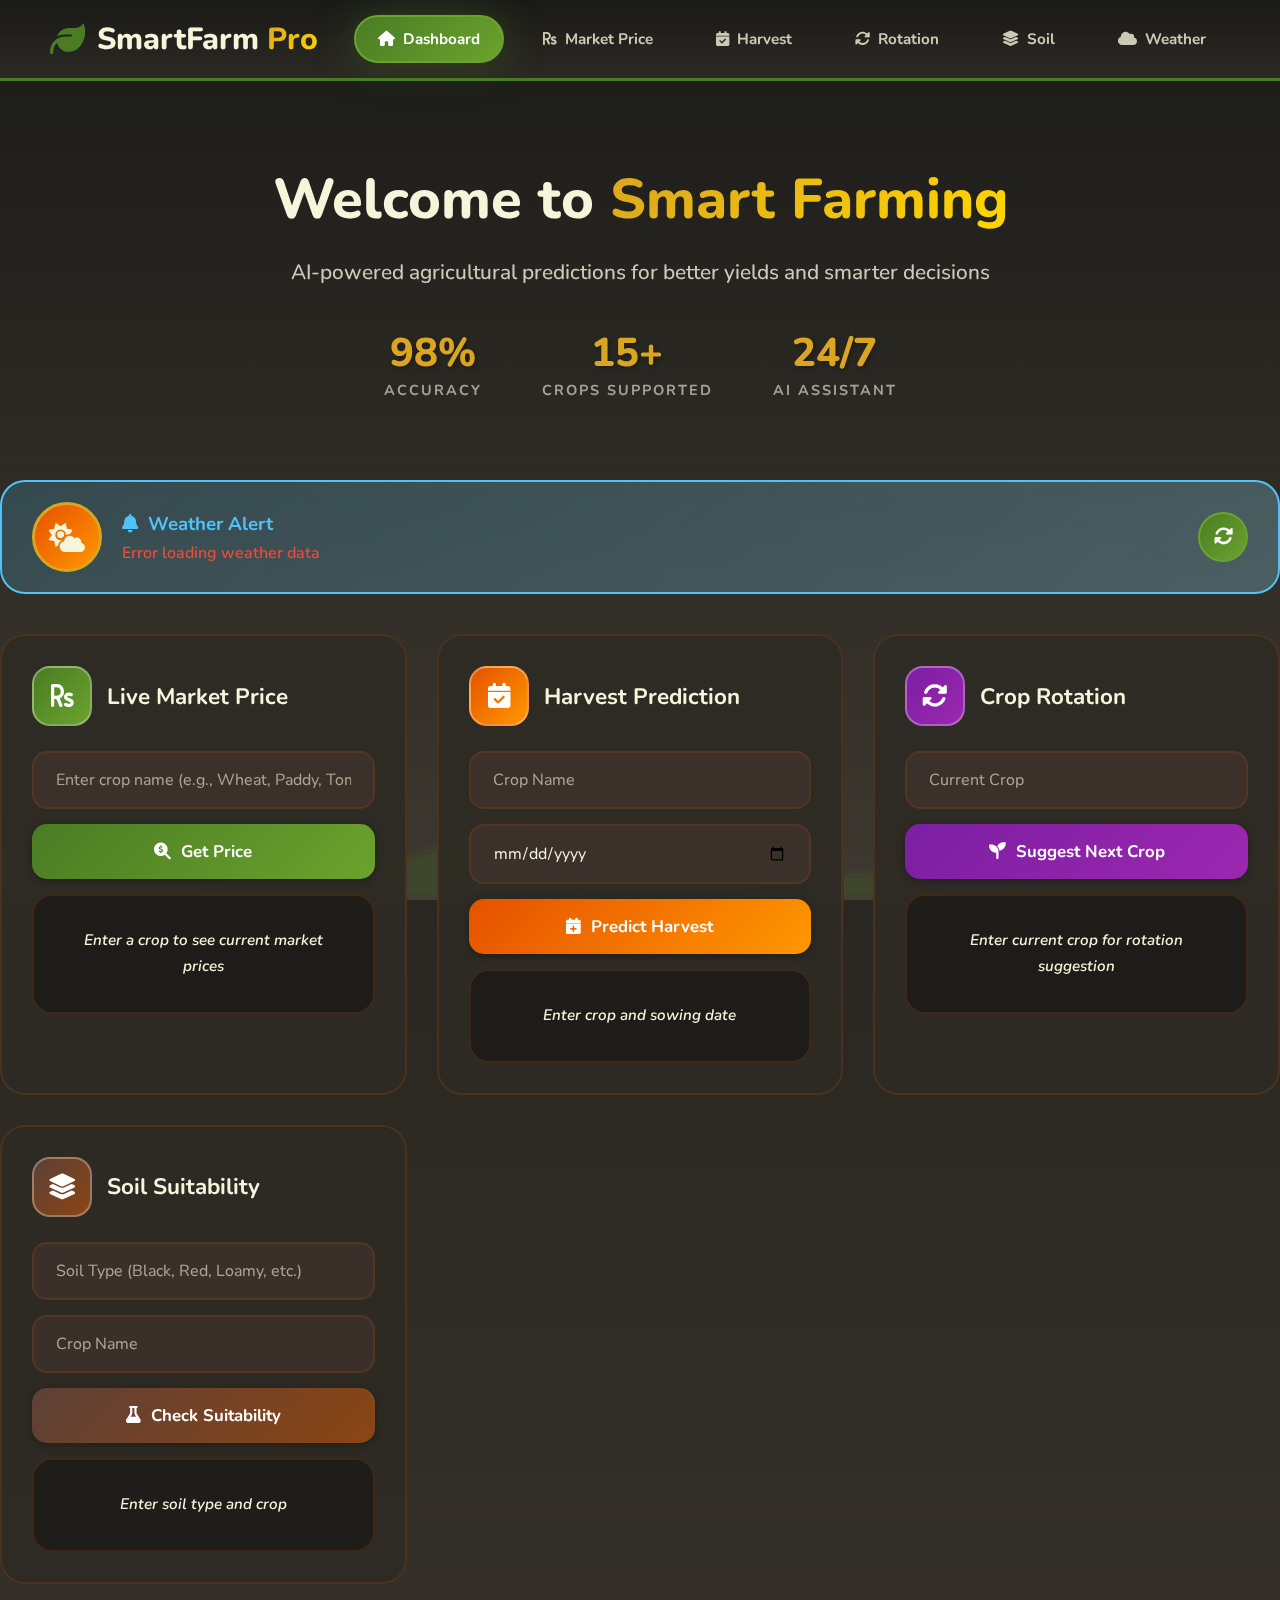
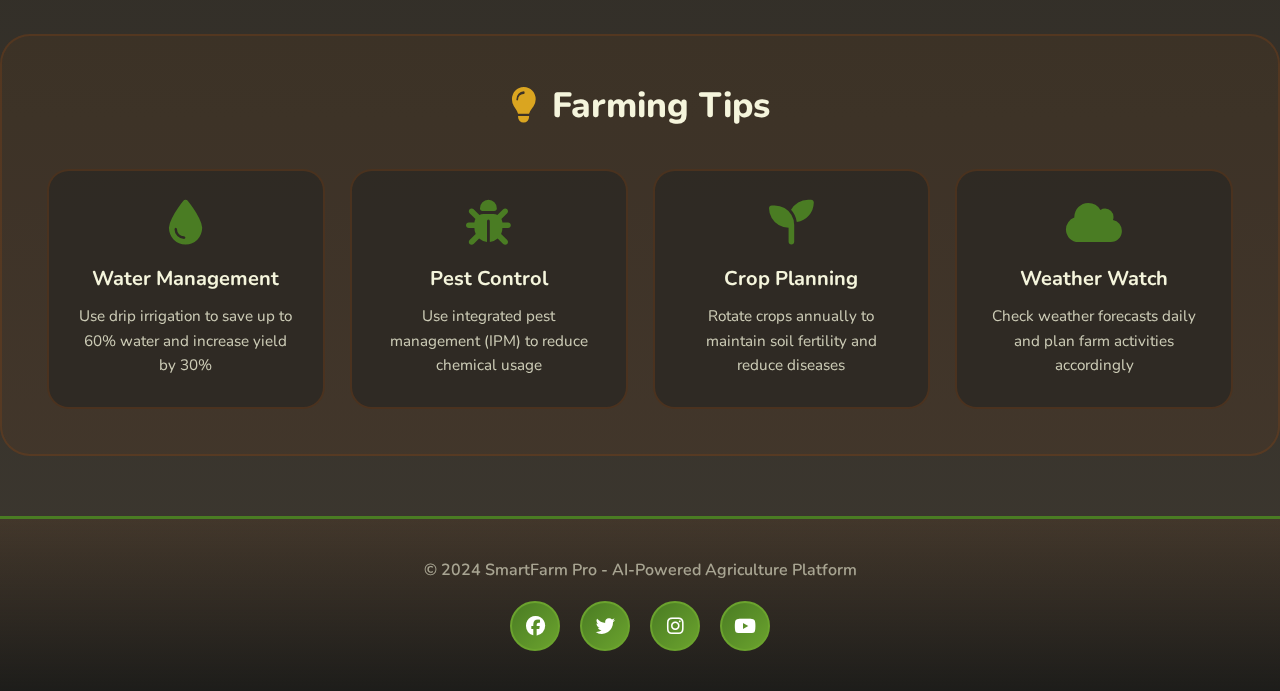
<file: frontend/index.html>
<!DOCTYPE html>
<html lang="en">
<head>
    <meta charset="UTF-8">
    <meta name="viewport" content="width=device-width, initial-scale=1.0">
    <title>SmartFarm Pro - AI-Powered Agricultural Platform</title>
    <link href="https://fonts.googleapis.com/css2?family=Poppins:wght@300;400;500;600;700&family=Playfair+Display:wght@600;700&display=swap" rel="stylesheet">
    <link rel="stylesheet" href="https://cdnjs.cloudflare.com/ajax/libs/font-awesome/6.4.0/css/all.min.css">
    <link rel="stylesheet" href="style.css">
</head>
<body>
    <!-- Animated Background -->
    <div class="bg-animation">
        <div class="wave wave1"></div>
        <div class="wave wave2"></div>
        <div class="wave wave3"></div>
    </div>

    <!-- Header -->
    <header>
        <div class="logo">
            <i class="fas fa-leaf"></i>
            <span>SmartFarm <span class="highlight">Pro</span></span>
        </div>
        <nav>
            <a href="index.html" class="active"><i class="fas fa-home"></i> Dashboard</a>
            <a href="market.html"><i class="fas fa-rupee-sign"></i> Market Price</a>
            <a href="harvest.html"><i class="fas fa-calendar-check"></i> Harvest</a>
            <a href="rotation.html"><i class="fas fa-sync-alt"></i> Rotation</a>
            <a href="soil.html"><i class="fas fa-layer-group"></i> Soil</a>
            <a href="weather.html"><i class="fas fa-cloud"></i> Weather</a>
        </nav>
    </header>

    <!-- Hero Section -->
    <section class="hero">
        <div class="hero-content">
            <h1>Welcome to <span class="gradient-text">Smart Farming</span></h1>
            <p>AI-powered agricultural predictions for better yields and smarter decisions</p>
            <div class="hero-stats">
                <div class="stat">
                    <span class="stat-number">98%</span>
                    <span class="stat-label">Accuracy</span>
                </div>
                <div class="stat">
                    <span class="stat-number">15+</span>
                    <span class="stat-label">Crops Supported</span>
                </div>
                <div class="stat">
                    <span class="stat-number">24/7</span>
                    <span class="stat-label">AI Assistant</span>
                </div>
            </div>
        </div>
    </section>

    <!-- Main Dashboard -->
    <main>
        <!-- Weather Alert Banner -->
        <div class="weather-banner" id="weatherBanner">
            <div class="weather-icon">
                <i class="fas fa-cloud-sun"></i>
            </div>
            <div class="weather-info">
                <h3><i class="fas fa-bell"></i> Weather Alert</h3>
                <p id="weatherResult">Loading weather data...</p>
            </div>
            <button class="refresh-btn" onclick="getWeather()">
                <i class="fas fa-sync-alt"></i>
            </button>
        </div>

        <!-- Cards Grid -->
        <div class="cards-grid">
            <!-- Live Market Price Card -->
            <div class="card">
                <div class="card-header">
                    <div class="card-icon price-icon">
                        <i class="fas fa-rupee-sign"></i>
                    </div>
                    <h2>Live Market Price</h2>
                </div>
                <div class="card-body">
                    <input type="text" id="priceCrop" placeholder="Enter crop name (e.g., Wheat, Paddy, Tomato)">
                    <button class="btn-primary" onclick="getPrice()">
                        <i class="fas fa-search-dollar"></i> Get Price
                    </button>
                    <div class="result-box" id="priceResult">
                        <p class="placeholder-text">Enter a crop to see current market prices</p>
                    </div>
                </div>
            </div>

            <!-- Harvest Prediction Card -->
            <div class="card">
                <div class="card-header">
                    <div class="card-icon harvest-icon">
                        <i class="fas fa-calendar-check"></i>
                    </div>
                    <h2>Harvest Prediction</h2>
                </div>
                <div class="card-body">
                    <input type="text" id="harvestCrop" placeholder="Crop Name">
                    <input type="date" id="sowingDate">
                    <button class="btn-success" onclick="getHarvest()">
                        <i class="fas fa-calendar-plus"></i> Predict Harvest
                    </button>
                    <div class="result-box" id="harvestResult">
                        <p class="placeholder-text">Enter crop and sowing date</p>
                    </div>
                </div>
            </div>

            <!-- Crop Rotation Card -->
            <div class="card">
                <div class="card-header">
                    <div class="card-icon rotation-icon">
                        <i class="fas fa-sync-alt"></i>
                    </div>
                    <h2>Crop Rotation</h2>
                </div>
                <div class="card-body">
                    <input type="text" id="rotationCrop" placeholder="Current Crop">
                    <button class="btn-warning" onclick="getRotation()">
                        <i class="fas fa-seedling"></i> Suggest Next Crop
                    </button>
                    <div class="result-box" id="rotationResult">
                        <p class="placeholder-text">Enter current crop for rotation suggestion</p>
                    </div>
                </div>
            </div>

            <!-- Soil Suitability Card -->
            <div class="card">
                <div class="card-header">
                    <div class="card-icon soil-icon">
                        <i class="fas fa-layer-group"></i>
                    </div>
                    <h2>Soil Suitability</h2>
                </div>
                <div class="card-body">
                    <input type="text" id="soilType" placeholder="Soil Type (Black, Red, Loamy, etc.)">
                    <input type="text" id="soilCrop" placeholder="Crop Name">
                    <button class="btn-info" onclick="checkSoil()">
                        <i class="fas fa-flask"></i> Check Suitability
                    </button>
                    <div class="result-box" id="soilResult">
                        <p class="placeholder-text">Enter soil type and crop</p>
                    </div>
                </div>
            </div>
        </div>

        <!-- Quick Tips Section -->
        <section class="tips-section">
            <h2><i class="fas fa-lightbulb"></i> Farming Tips</h2>
            <div class="tips-grid">
                <div class="tip-card">
                    <i class="fas fa-tint"></i>
                    <h4>Water Management</h4>
                    <p>Use drip irrigation to save up to 60% water and increase yield by 30%</p>
                </div>
                <div class="tip-card">
                    <i class="fas fa-bug"></i>
                    <h4>Pest Control</h4>
                    <p>Use integrated pest management (IPM) to reduce chemical usage</p>
                </div>
                <div class="tip-card">
                    <i class="fas fa-seedling"></i>
                    <h4>Crop Planning</h4>
                    <p>Rotate crops annually to maintain soil fertility and reduce diseases</p>
                </div>
                <div class="tip-card">
                    <i class="fas fa-cloud"></i>
                    <h4>Weather Watch</h4>
                    <p>Check weather forecasts daily and plan farm activities accordingly</p>
                </div>
            </div>
        </section>
    </main>

    <!-- Footer -->
    <footer>
        <p>&copy; 2024 SmartFarm Pro - AI-Powered Agriculture Platform</p>
        <div class="social-links">
            <a href="#"><i class="fab fa-facebook"></i></a>
            <a href="#"><i class="fab fa-twitter"></i></a>
            <a href="#"><i class="fab fa-instagram"></i></a>
            <a href="#"><i class="fab fa-youtube"></i></a>
        </div>
    </footer>

    <script src="script.js"></script>
</body>
</html>
</file>
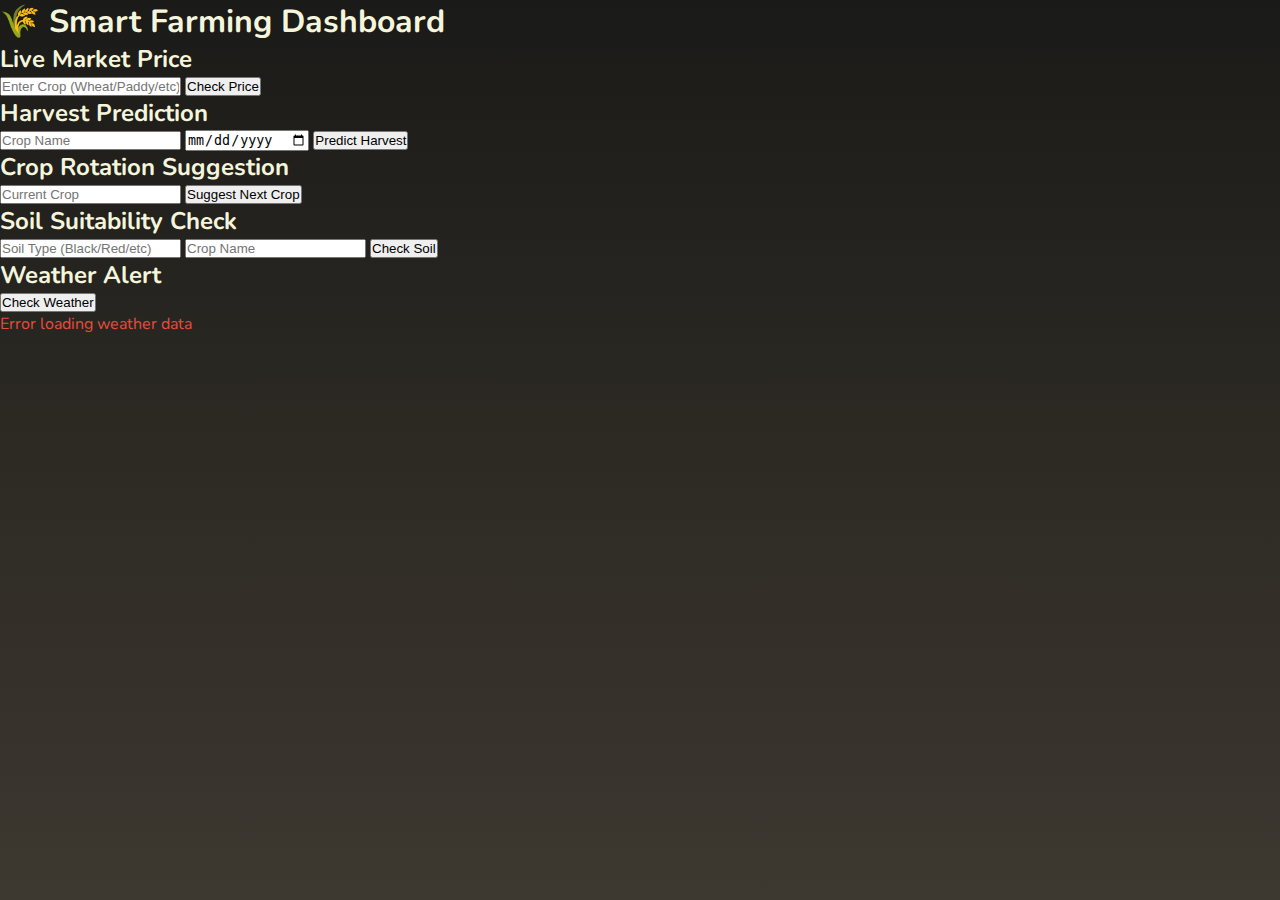
<file: frontend/dashboard.html>
<!DOCTYPE html>
<html>
<head>
    <title>Farmer Smart Dashboard</title>
    <link rel="stylesheet" href="style.css">
</head>
<body>

<h1>🌾 Smart Farming Dashboard</h1>

<div class="section">
    <h2>Live Market Price</h2>
    <input type="text" id="priceCrop" placeholder="Enter Crop (Wheat/Paddy/etc)">
    <button onclick="getPrice()">Check Price</button>
    <p id="priceResult"></p>
</div>

<div class="section">
    <h2>Harvest Prediction</h2>
    <input type="text" id="harvestCrop" placeholder="Crop Name">
    <input type="date" id="sowingDate">
    <button onclick="getHarvest()">Predict Harvest</button>
    <p id="harvestResult"></p>
</div>

<div class="section">
    <h2>Crop Rotation Suggestion</h2>
    <input type="text" id="rotationCrop" placeholder="Current Crop">
    <button onclick="getRotation()">Suggest Next Crop</button>
    <p id="rotationResult"></p>
</div>

<div class="section">
    <h2>Soil Suitability Check</h2>
    <input type="text" id="soilType" placeholder="Soil Type (Black/Red/etc)">
    <input type="text" id="soilCrop" placeholder="Crop Name">
    <button onclick="checkSoil()">Check Soil</button>
    <p id="soilResult"></p>
</div>

<div class="section">
    <h2>Weather Alert</h2>
    <button onclick="getWeather()">Check Weather</button>
    <p id="weatherResult"></p>
</div>

<script src="script.js"></script>
</body>
</html>
</file>
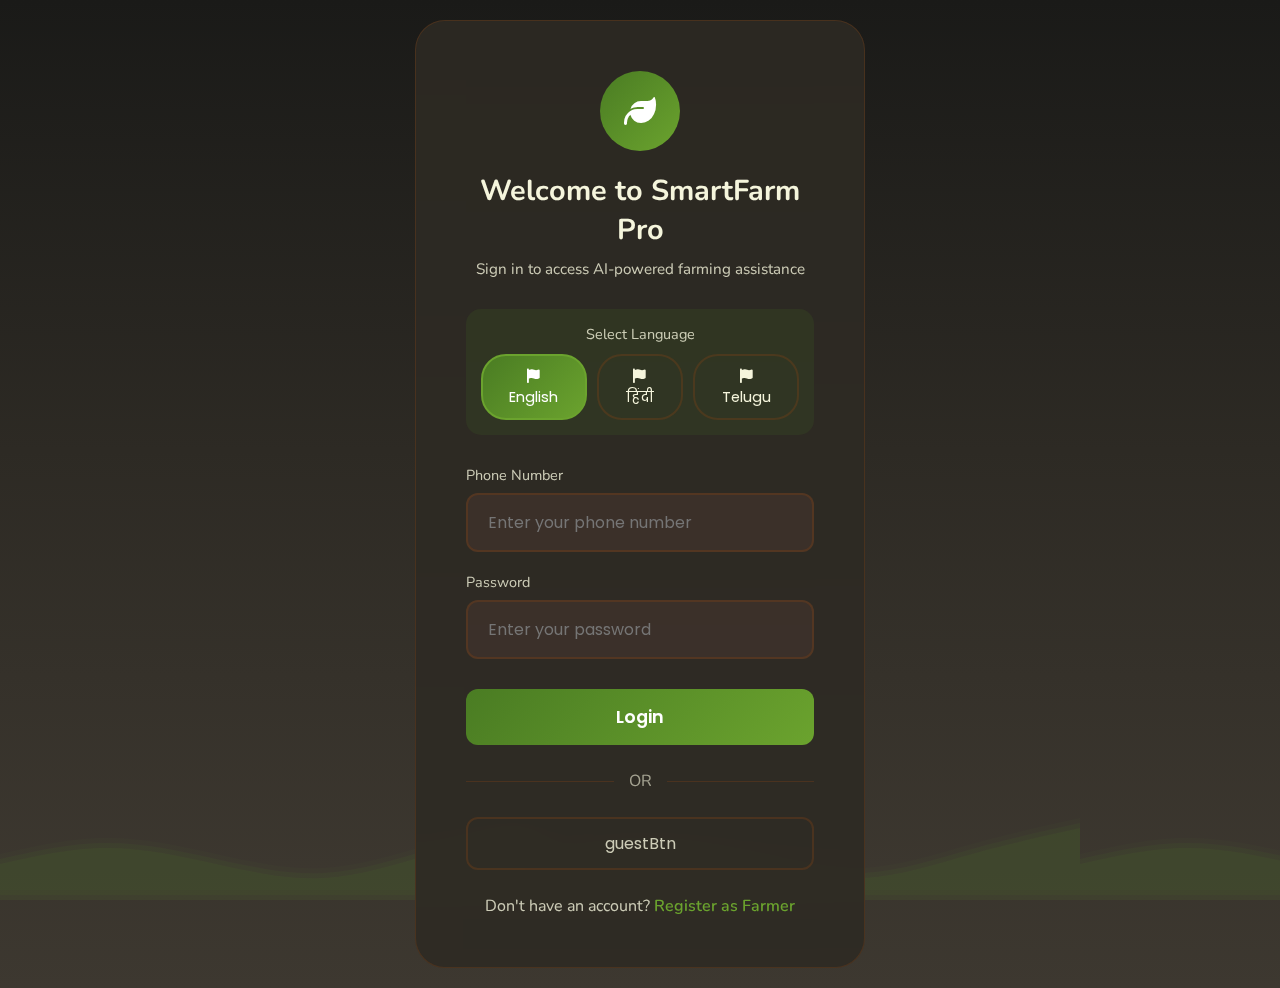
<file: frontend/login.html>
<!DOCTYPE html>
<html lang="en">
<head>
    <meta charset="UTF-8">
    <meta name="viewport" content="width=device-width, initial-scale=1.0">
    <title>Login - SmartFarm Pro</title>
    <link href="https://fonts.googleapis.com/css2?family=Poppins:wght@300;400;500;600;700&family=Playfair+Display:wght@600;700&display=swap" rel="stylesheet">
    <link rel="stylesheet" href="https://cdnjs.cloudflare.com/ajax/libs/font-awesome/6.4.0/css/all.min.css">
    <link rel="stylesheet" href="style.css">
    <style>
        .login-container {
            min-height: 100vh;
            display: flex;
            align-items: center;
            justify-content: center;
            padding: 20px;
        }
        
        .login-card {
            background: var(--card-bg);
            border-radius: 30px;
            padding: 50px;
            width: 100%;
            max-width: 450px;
            border: 1px solid var(--border-color);
            backdrop-filter: blur(20px);
            text-align: center;
        }
        
        .login-logo {
            font-size: 3rem;
            color: var(--primary-color);
            margin-bottom: 10px;
        }
        
        .login-title {
            font-size: 1.8rem;
            margin-bottom: 10px;
            color: var(--text-primary);
        }
        
        .login-subtitle {
            color: var(--text-secondary);
            margin-bottom: 30px;
            font-size: 0.95rem;
        }
        
        .language-selector {
            margin-bottom: 30px;
            padding: 15px;
            background: var(--bg-secondary);
            border-radius: 15px;
        }
        
        .language-selector label {
            display: block;
            margin-bottom: 10px;
            color: var(--text-secondary);
            font-size: 0.9rem;
        }
        
        .language-buttons {
            display: flex;
            gap: 10px;
            justify-content: center;
        }
        
        .lang-btn {
            padding: 10px 20px;
            border: 2px solid var(--border-color);
            background: transparent;
            color: var(--text-primary);
            border-radius: 25px;
            cursor: pointer;
            transition: all 0.3s ease;
            font-family: 'Poppins', sans-serif;
            font-size: 0.9rem;
        }
        
        .lang-btn:hover, .lang-btn.active {
            background: var(--gradient-green);
            border-color: var(--primary-color);
            color: #fff;
        }
        
        .login-form {
            display: flex;
            flex-direction: column;
            gap: 20px;
        }
        
        .form-group {
            text-align: left;
        }
        
        .form-group label {
            display: block;
            margin-bottom: 8px;
            color: var(--text-secondary);
            font-size: 0.9rem;
        }
        
        .form-group input {
            width: 100%;
            padding: 15px 20px;
            border-radius: 12px;
            border: 2px solid var(--border-color);
            background: var(--input-bg);
            color: var(--text-primary);
            font-size: 1rem;
            font-family: 'Poppins', sans-serif;
            transition: all 0.3s ease;
        }
        
        .form-group input:focus {
            outline: none;
            border-color: var(--primary-color);
            box-shadow: 0 0 20px rgba(46, 204, 113, 0.2);
        }
        
        .login-btn {
            padding: 15px;
            border: none;
            border-radius: 12px;
            font-size: 1.1rem;
            font-weight: 600;
            cursor: pointer;
            background: var(--gradient-green);
            color: #fff;
            font-family: 'Poppins', sans-serif;
            transition: all 0.3s ease;
            margin-top: 10px;
        }
        
        .login-btn:hover {
            transform: scale(1.02);
            box-shadow: var(--shadow-glow);
        }
        
        .divider {
            display: flex;
            align-items: center;
            gap: 15px;
            margin: 25px 0;
            color: var(--text-muted);
        }
        
        .divider::before, .divider::after {
            content: '';
            flex: 1;
            height: 1px;
            background: var(--border-color);
        }
        
        .guest-btn {
            padding: 12px;
            border: 2px solid var(--border-color);
            border-radius: 12px;
            background: transparent;
            color: var(--text-secondary);
            font-size: 1rem;
            cursor: pointer;
            font-family: 'Poppins', sans-serif;
            transition: all 0.3s ease;
            width: 100%;
        }
        
        .guest-btn:hover {
            border-color: var(--primary-color);
            color: var(--primary-color);
        }
        
        .register-link {
            margin-top: 25px;
            color: var(--text-secondary);
        }
        
        .register-link a {
            color: var(--primary-color);
            text-decoration: none;
            font-weight: 600;
        }
        
        .register-link a:hover {
            text-decoration: underline;
        }
        
        .login-logo-icon {
            width: 80px;
            height: 80px;
            background: var(--gradient-green);
            border-radius: 50%;
            display: flex;
            align-items: center;
            justify-content: center;
            margin: 0 auto 20px;
            font-size: 2rem;
            color: #fff;
        }
    </style>
</head>
<body>
    <!-- Animated Background -->
    <div class="bg-animation">
        <div class="wave wave1"></div>
        <div class="wave wave2"></div>
        <div class="wave wave3"></div>
    </div>

    <!-- Login Container -->
    <div class="login-container">
        <div class="login-card">
            <div class="login-logo-icon">
                <i class="fas fa-leaf"></i>
            </div>
            <h1 class="login-title" data-translate="welcome">SmartFarm Pro</h1>
            <p class="login-subtitle" data-translate="loginSubtitle">Sign in to access AI-powered farming assistance</p>
            
            <!-- Language Selection -->
            <div class="language-selector">
                <label data-translate="selectLanguage">Select Language</label>
                <div class="language-buttons">
                    <button class="lang-btn" onclick="changeLanguage('en')" id="lang-en">
                        <i class="fas fa-flag"></i> English
                    </button>
                    <button class="lang-btn" onclick="changeLanguage('hi')" id="lang-hi">
                        <i class="fas fa-flag"></i> हिंदी
                    </button>
                    <button class="lang-btn" onclick="changeLanguage('te')" id="lang-te">
                        <i class="fas fa-flag"></i> Telugu
                    </button>
                </div>
            </div>
            
            <!-- Login Form -->
            <form class="login-form" onsubmit="handleLogin(event)">
                <div class="form-group">
                    <label data-translate="phoneLabel">Phone Number</label>
                    <input type="tel" id="phone" maxlength="10" data-translate="phonePlaceholder" placeholder="Enter your phone number" required>
                </div>
                <div class="form-group">
                    <label data-translate="passwordLabel">Password</label>
                    <input type="password" id="password" data-translate="passwordPlaceholder" placeholder="Enter your password" required>
                </div>
                <button type="submit" class="login-btn" data-translate="loginBtn">Login</button>
            </form>
            
            <div class="divider" data-translate="orText">OR</div>
            
            <button class="guest-btn" onclick="continueAsGuest()" data-translate="guestBtn">Continue as Guest</button>
            
            <p class="register-link">
                <span data-translate="noAccount">Don't have an account?</span> 
                <a href="#" data-translate="registerBtn">Register as Farmer</a>
            </p>
        </div>
    </div>

    <script src="translations.js"></script>
    <script>
        // Set active language button
        function updateLanguageButtons() {
            document.querySelectorAll('.lang-btn').forEach(btn => btn.classList.remove('active'));
            document.getElementById('lang-' + currentLanguage).classList.add('active');
        }
        
        // Initialize
        document.addEventListener('DOMContentLoaded', function() {
            currentLanguage = localStorage.getItem('language') || 'en';
            applyTranslations();
            updateLanguageButtons();
        });
        
        // Handle login
        function handleLogin(e) {
            e.preventDefault();
            const phone = document.getElementById('phone').value;
            const password = document.getElementById('password').value;
            
            // Simple validation - in production, this would connect to a backend
            if(phone && password) {
                // Store user info
                localStorage.setItem('isLoggedIn', 'true');
                localStorage.setItem('userPhone', phone);
                // Redirect to dashboard
                window.location.href = 'index.html';
            }
        }
        
        // Continue as guest
        function continueAsGuest() {
            localStorage.setItem('isLoggedIn', 'false');
            window.location.href = 'index.html';
        }
        
        // Override changeLanguage to also update buttons
        const originalChangeLanguage = changeLanguage;
        changeLanguage = function(lang) {
            originalChangeLanguage(lang);
            updateLanguageButtons();
        };
    </script>
</body>
</html>
</file>
<file: frontend/style.css>
/* ========================================
   SmartFarm Pro - Farmer Vibes CSS
   Agricultural & Rustic Design
   ======================================== */

@import url('https://fonts.googleapis.com/css2?family=Poppins:wght@300;400;500;600;700&family=Nunito:wght@400;600;700;800&display=swap');

:root {
    /* Farmer's Earthy Color Palette */
    --primary-green: #4a7c23;
    --primary-green-light: #6ba32e;
    --primary-green-dark: #365619;
    --earth-brown: #8B4513;
    --soil-dark: #5D4037;
    --wheat-gold: #DAA520;
    --sun-yellow: #FFD700;
    --water-blue: #4FC3F7;
    --harvest-orange: #E65100;
    --cream-white: #FFF8E1;
    --sky-blue: #87CEEB;
    
    /* Dark Theme (Default) - Earthy Dark */
    --primary-color: #6ba32e;
    --primary-dark: #4a7c23;
    --secondary-color: #5D4037;
    --accent-color: #DAA520;
    --danger-color: #c62828;
    --success-color: #2e7d32;
    --warning-color: #f57c00;
    --info-color: #0288d1;
    --dark-color: #1a1a18;
    --light-color: #f5f5dc;
    --bg-primary: linear-gradient(180deg, #1a1a18 0%, #2d2a24 50%, #3d3830 100%);
    --bg-secondary: rgba(74, 124, 35, 0.15);
    --bg-tertiary: rgba(139, 69, 19, 0.1);
    --text-primary: #f5f5dc;
    --text-secondary: rgba(245, 245, 220, 0.8);
    --text-muted: rgba(245, 245, 220, 0.6);
    --border-color: rgba(139, 69, 19, 0.3);
    --input-bg: rgba(93, 64, 55, 0.3);
    --card-bg: rgba(45, 42, 36, 0.9);
    --result-bg: rgba(26, 26, 24, 0.8);
    --gradient-green: linear-gradient(135deg, #4a7c23, #6ba32e);
    --gradient-earth: linear-gradient(135deg, #5D4037, #8B4513);
    --gradient-wheat: linear-gradient(135deg, #DAA520, #FFD700);
    --gradient-sunset: linear-gradient(135deg, #E65100, #FF9800);
    --shadow-sm: 0 2px 10px rgba(0, 0, 0, 0.3);
    --shadow-md: 0 8px 30px rgba(0, 0, 0, 0.4);
    --shadow-lg: 0 20px 60px rgba(0, 0, 0, 0.5);
    --shadow-glow: 0 0 40px rgba(74, 124, 35, 0.4);
}

/* Light Theme - Farm Day */
[data-theme="light"] {
    --bg-primary: linear-gradient(180deg, #87CEEB 0%, #FFF8E1 30%, #C5E1A5 100%);
    --bg-secondary: rgba(74, 124, 35, 0.1);
    --bg-tertiary: rgba(139, 69, 19, 0.08);
    --text-primary: #3e2723;
    --text-secondary: #5d4037;
    --text-muted: #795548;
    --border-color: rgba(93, 64, 55, 0.2);
    --input-bg: rgba(255, 248, 225, 0.8);
    --card-bg: rgba(255, 255, 255, 0.95);
    --result-bg: rgba(245, 245, 220, 0.5);
    --shadow-sm: 0 2px 10px rgba(0, 0, 0, 0.1);
    --shadow-md: 0 8px 30px rgba(0, 0, 0, 0.15);
    --shadow-lg: 0 20px 60px rgba(0, 0, 0, 0.2);
    --shadow-glow: 0 0 40px rgba(74, 124, 35, 0.3);
}

* {
    margin: 0;
    padding: 0;
    box-sizing: border-box;
}

body {
    font-family: 'Nunito', 'Poppins', sans-serif;
    background: var(--bg-primary);
    min-height: 100vh;
    color: var(--text-primary);
    overflow-x: hidden;
    transition: all 0.3s ease;
}

/* ========================================
   Animated Background - Farm Fields
   ======================================== */
.bg-animation {
    position: fixed;
    top: 0;
    left: 0;
    width: 100%;
    height: 100%;
    z-index: -1;
    overflow: hidden;
    background: var(--bg-primary);
}

/* Farm field layers */
.field-layer {
    position: absolute;
    width: 100%;
    height: 200px;
    bottom: 0;
}

.field-layer-1 {
    background: linear-gradient(180deg, transparent 0%, rgba(74, 124, 35, 0.3) 100%);
    height: 150px;
}

.field-layer-2 {
    background: linear-gradient(180deg, transparent 0%, rgba(93, 64, 55, 0.2) 100%);
    height: 100px;
}

/* Floating crop elements */
.floating-crop {
    position: absolute;
    font-size: 2rem;
    opacity: 0.15;
    animation: floatCrop 15s ease-in-out infinite;
}

@keyframes floatCrop {
    0%, 100% { transform: translateY(0) rotate(0deg); }
    50% { transform: translateY(-20px) rotate(10deg); }
}

/* Sun rays */
.sun-rays {
    position: absolute;
    top: -50px;
    right: -50px;
    width: 200px;
    height: 200px;
    background: radial-gradient(circle, rgba(255, 215, 0, 0.3) 0%, transparent 70%);
    animation: sunPulse 8s ease-in-out infinite;
}

@keyframes sunPulse {
    0%, 100% { transform: scale(1); opacity: 0.5; }
    50% { transform: scale(1.2); opacity: 0.8; }
}

/* Wave pattern at bottom */
.wave {
    position: absolute;
    bottom: 0;
    left: 0;
    width: 200%;
    height: 120px;
    background: url('data:image/svg+xml;utf8,<svg viewBox="0 0 1440 320" xmlns="http://www.w3.org/2000/svg"><path fill="rgba(74, 124, 35, 0.2)" d="M0,224L48,213.3C96,203,192,181,288,181.3C384,181,480,203,576,224C672,245,768,267,864,261.3C960,256,1056,224,1152,197.3C1248,171,1344,149,1392,138.7L1440,128L1440,320L1392,320C1344,320,1248,320,1152,320C1056,320,960,320,864,320C768,320,672,320,576,320C480,320,384,320,288,320C192,320,96,320,48,320L0,320Z"></path></svg>') repeat-x;
    animation: wave 20s linear infinite;
}

[data-theme="light"] .wave {
    background: url('data:image/svg+xml;utf8,<svg viewBox="0 0 1440 320" xmlns="http://www.w3.org/2000/svg"><path fill="rgba(74, 124, 35, 0.4)" d="M0,224L48,213.3C96,203,192,181,288,181.3C384,181,480,203,576,224C672,245,768,267,864,261.3C960,256,1056,224,1152,197.3C1248,171,1344,149,1392,138.7L1440,128L1440,320L1392,320C1344,320,1248,320,1152,320C1056,320,960,320,864,320C768,320,672,320,576,320C480,320,384,320,288,320C192,320,96,320,48,320L0,320Z"></path></svg>') repeat-x;
}

.wave1 { opacity: 0.6; animation-delay: 0s; }
.wave2 { opacity: 0.4; animation-delay: -5s; bottom: 5px; }
.wave3 { opacity: 0.2; animation-delay: -10s; bottom: 10px; }

@keyframes wave {
    0% { transform: translateX(0); }
    100% { transform: translateX(-50%); }
}

/* ========================================
   Theme Toggle Button - Tractor Style
   ======================================== */
.theme-toggle {
    position: fixed;
    top: 90px;
    right: 20px;
    z-index: 1000;
    background: var(--gradient-earth);
    border: 2px solid var(--accent-color);
    border-radius: 50px;
    padding: 12px 20px;
    cursor: pointer;
    display: flex;
    align-items: center;
    gap: 10px;
    font-size: 1.3rem;
    color: #fff;
    transition: all 0.3s ease;
    box-shadow: var(--shadow-md);
}

.theme-toggle:hover {
    transform: scale(1.05);
    box-shadow: var(--shadow-glow);
}

[data-theme="light"] .theme-toggle {
    background: linear-gradient(135deg, #87CEEB, #FFF8E1);
    border-color: #4a7c23;
    color: #3e2723;
}

/* ========================================
   Language Dropdown - Farm Style
   ======================================== */
.language-dropdown {
    position: relative;
}

.lang-toggle {
    background: var(--gradient-green);
    border: 2px solid var(--primary-green-light);
    border-radius: 50px;
    padding: 12px 18px;
    cursor: pointer;
    display: flex;
    align-items: center;
    gap: 8px;
    font-size: 1.2rem;
    color: #fff;
    transition: all 0.3s ease;
    font-weight: 600;
    box-shadow: var(--shadow-sm);
}

.lang-toggle:hover {
    transform: scale(1.05);
    box-shadow: var(--shadow-glow);
    background: var(--primary-green-light);
}

.language-menu {
    position: absolute;
    top: 100%;
    right: 0;
    margin-top: 10px;
    background: var(--card-bg);
    border: 2px solid var(--border-color);
    border-radius: 20px;
    padding: 10px;
    min-width: 160px;
    display: none;
    backdrop-filter: blur(20px);
    box-shadow: var(--shadow-lg);
}

.language-menu.show {
    display: block;
    animation: fadeIn 0.3s ease;
}

.language-menu button {
    display: flex;
    align-items: center;
    gap: 12px;
    width: 100%;
    padding: 14px 18px;
    border: none;
    background: transparent;
    color: var(--text-primary);
    font-size: 1rem;
    cursor: pointer;
    border-radius: 15px;
    transition: all 0.3s ease;
    font-family: 'Nunito', sans-serif;
    font-weight: 600;
}

.language-menu button:hover {
    background: var(--gradient-green);
    color: #fff;
}

.language-menu button.active {
    background: var(--gradient-wheat);
    color: #3e2723;
}

@keyframes fadeIn {
    from { opacity: 0; transform: translateY(-10px); }
    to { opacity: 1; transform: translateY(0); }
}

/* ========================================
   Header - Barn/Farm Style
   ======================================== */
header {
    display: flex;
    justify-content: space-between;
    align-items: center;
    padding: 15px 50px;
    background: linear-gradient(180deg, rgba(26, 26, 24, 0.98) 0%, rgba(45, 42, 36, 0.95) 100%);
    backdrop-filter: blur(20px);
    position: sticky;
    top: 0;
    z-index: 100;
    border-bottom: 3px solid var(--primary-green);
    transition: all 0.3s ease;
}

[data-theme="light"] header {
    background: linear-gradient(180deg, rgba(255, 248, 225, 0.98) 0%, rgba(197, 225, 165, 0.95) 100%);
    border-bottom-color: var(--earth-brown);
}

.logo {
    display: flex;
    align-items: center;
    gap: 12px;
    font-size: 1.9rem;
    font-weight: 800;
}

.logo i {
    color: var(--primary-green);
    font-size: 2.2rem;
    animation: sway 3s ease-in-out infinite;
}

@keyframes sway {
    0%, 100% { transform: rotate(-5deg); }
    50% { transform: rotate(5deg); }
}

.logo .highlight {
    background: var(--gradient-wheat);
    -webkit-background-clip: text;
    -webkit-text-fill-color: transparent;
    background-clip: text;
    font-weight: 800;
}

nav {
    display: flex;
    gap: 15px;
}

nav a {
    color: var(--text-secondary);
    text-decoration: none;
    font-weight: 700;
    padding: 12px 22px;
    border-radius: 30px;
    transition: all 0.3s ease;
    display: flex;
    align-items: center;
    gap: 8px;
    font-size: 0.95rem;
    border: 2px solid transparent;
}

nav a:hover, nav a.active {
    background: var(--gradient-green);
    color: #fff;
    border-color: var(--primary-green-light);
    box-shadow: var(--shadow-glow);
}

/* ========================================
   Hero Section - Harvest Theme
   ======================================== */
.hero {
    text-align: center;
    padding: 80px 20px;
    position: relative;
}

.hero-content h1 {
    font-size: 3.5rem;
    font-weight: 800;
    margin-bottom: 20px;
    animation: fadeInUp 1s ease;
}

.gradient-text {
    background: var(--gradient-wheat);
    -webkit-background-clip: text;
    -webkit-text-fill-color: transparent;
    background-clip: text;
}

.hero-content p {
    font-size: 1.3rem;
    color: var(--text-secondary);
    margin-bottom: 40px;
    animation: fadeInUp 1s ease 0.2s both;
    font-weight: 500;
}

.hero-stats {
    display: flex;
    justify-content: center;
    gap: 60px;
    animation: fadeInUp 1s ease 0.4s both;
}

.stat {
    display: flex;
    flex-direction: column;
    align-items: center;
}

.stat-number {
    font-size: 2.5rem;
    font-weight: 800;
    color: var(--wheat-gold);
    text-shadow: 2px 2px 4px rgba(0,0,0,0.3);
}

.stat-label {
    font-size: 0.9rem;
    color: var(--text-muted);
    text-transform: uppercase;
    letter-spacing: 2px;
    font-weight: 700;
}

@keyframes fadeInUp {
    from { opacity: 0; transform: translateY(30px); }
    to { opacity: 1; transform: translateY(0); }
}

/* ========================================
   Weather Banner - Farm Weather
   ======================================== */
.weather-banner {
    display: flex;
    align-items: center;
    gap: 20px;
    background: linear-gradient(135deg, rgba(79, 195, 247, 0.2), rgba(135, 206, 235, 0.3));
    padding: 20px 30px;
    border-radius: 25px;
    margin-bottom: 40px;
    border: 2px solid var(--water-blue);
    backdrop-filter: blur(10px);
    animation: slideIn 0.5s ease;
}

@keyframes slideIn {
    from { opacity: 0; transform: translateX(-20px); }
    to { opacity: 1; transform: translateX(0); }
}

.weather-icon {
    width: 70px;
    height: 70px;
    background: var(--gradient-sunset);
    border-radius: 50%;
    display: flex;
    align-items: center;
    justify-content: center;
    font-size: 1.8rem;
    animation: float 3s ease-in-out infinite;
    border: 3px solid var(--wheat-gold);
}

@keyframes float {
    0%, 100% { transform: translateY(0); }
    50% { transform: translateY(-10px); }
}

.weather-info {
    flex: 1;
}

.weather-info h3 {
    color: var(--water-blue);
    margin-bottom: 5px;
    display: flex;
    align-items: center;
    gap: 10px;
    font-weight: 700;
}

.weather-info p {
    color: var(--text-primary);
    font-weight: 600;
}

.refresh-btn {
    background: var(--gradient-green);
    border: 2px solid var(--primary-green-light);
    width: 50px;
    height: 50px;
    border-radius: 50%;
    color: #fff;
    cursor: pointer;
    transition: all 0.3s ease;
    font-size: 1.2rem;
}

.refresh-btn:hover {
    transform: rotate(180deg);
    box-shadow: var(--shadow-glow);
}

/* ========================================
   Cards Grid - Farm Cards
   ======================================== */
.cards-grid {
    display: grid;
    grid-template-columns: repeat(auto-fit, minmax(320px, 1fr));
    gap: 30px;
    margin-bottom: 50px;
}

.card {
    background: var(--card-bg);
    border-radius: 25px;
    padding: 30px;
    border: 2px solid var(--border-color);
    backdrop-filter: blur(20px);
    transition: all 0.4s ease;
    position: relative;
    overflow: hidden;
}

.card::before {
    content: '';
    position: absolute;
    top: 0;
    left: 0;
    width: 100%;
    height: 6px;
    background: var(--gradient-wheat);
    transform: scaleX(0);
    transform-origin: left;
    transition: transform 0.4s ease;
}

.card:hover::before {
    transform: scaleX(1);
}

.card:hover {
    transform: translateY(-10px);
    box-shadow: var(--shadow-lg);
    border-color: var(--primary-green);
}

.card-header {
    display: flex;
    align-items: center;
    gap: 15px;
    margin-bottom: 25px;
}

.card-icon {
    width: 60px;
    height: 60px;
    border-radius: 18px;
    display: flex;
    align-items: center;
    justify-content: center;
    font-size: 1.6rem;
    color: #fff;
    border: 2px solid rgba(255,255,255,0.3);
}

.price-icon { background: var(--gradient-green); }
.harvest-icon { background: var(--gradient-sunset); }
.rotation-icon { background: linear-gradient(135deg, #7B1FA2, #9C27B0); }
.soil-icon { background: var(--gradient-earth); }

.card-header h2 {
    font-size: 1.4rem;
    font-weight: 700;
}

.card-body {
    display: flex;
    flex-direction: column;
    gap: 15px;
}

.card-body input {
    padding: 16px 22px;
    border-radius: 15px;
    border: 2px solid var(--border-color);
    background: var(--input-bg);
    color: var(--text-primary);
    font-size: 1rem;
    font-family: 'Nunito', sans-serif;
    transition: all 0.3s ease;
}

.card-body input:focus {
    outline: none;
    border-color: var(--primary-green);
    background: var(--bg-secondary);
    box-shadow: 0 0 20px rgba(74, 124, 35, 0.3);
}

.card-body input::placeholder {
    color: var(--text-muted);
}

/* ========================================
   Buttons - Farm Style
   ======================================== */
.btn-primary, .btn-success, .btn-warning, .btn-info {
    padding: 16px 28px;
    border: none;
    border-radius: 15px;
    font-size: 1.05rem;
    font-weight: 700;
    cursor: pointer;
    transition: all 0.3s ease;
    display: flex;
    align-items: center;
    justify-content: center;
    gap: 10px;
    color: #fff;
    font-family: 'Nunito', sans-serif;
    box-shadow: var(--shadow-sm);
}

.btn-primary { background: var(--gradient-green); }
.btn-success { background: var(--gradient-sunset); }
.btn-warning { background: linear-gradient(135deg, #7B1FA2, #9C27B0); }
.btn-info { background: var(--gradient-earth); }

.btn-primary:hover, .btn-success:hover, .btn-warning:hover, .btn-info:hover {
    transform: scale(1.03);
    box-shadow: var(--shadow-glow);
}

/* ========================================
   Result Box - Farm Style
   ======================================== */
.result-box {
    background: var(--result-bg);
    border-radius: 20px;
    padding: 22px;
    min-height: 80px;
    border: 2px solid var(--border-color);
}

.placeholder-text {
    color: var(--text-muted);
    font-style: italic;
    text-align: center;
    padding: 10px;
    font-weight: 600;
}

.result-box p {
    color: var(--text-primary);
    line-height: 1.7;
    font-size: 0.95rem;
}

/* ========================================
   Tips Section - Farming Tips
   ======================================== */
.tips-section {
    margin-top: 50px;
    padding: 45px;
    background: var(--bg-tertiary);
    border-radius: 30px;
    border: 2px solid var(--border-color);
}

.tips-section h2 {
    text-align: center;
    margin-bottom: 40px;
    font-size: 2.2rem;
    display: flex;
    align-items: center;
    justify-content: center;
    gap: 15px;
    font-weight: 800;
}

.tips-section h2 i {
    color: var(--wheat-gold);
}

.tips-grid {
    display: grid;
    grid-template-columns: repeat(auto-fit, minmax(250px, 1fr));
    gap: 25px;
}

.tip-card {
    background: var(--card-bg);
    padding: 30px;
    border-radius: 22px;
    text-align: center;
    transition: all 0.3s ease;
    border: 2px solid var(--border-color);
}

.tip-card:hover {
    transform: translateY(-8px);
    background: var(--bg-secondary);
    border-color: var(--primary-green);
}

.tip-card i {
    font-size: 2.8rem;
    color: var(--primary-green);
    margin-bottom: 20px;
}

.tip-card h4 {
    font-size: 1.25rem;
    margin-bottom: 12px;
    color: var(--text-primary);
    font-weight: 700;
}

.tip-card p {
    color: var(--text-secondary);
    font-size: 0.95rem;
    line-height: 1.6;
}

/* ========================================
   Footer - Farm Footer
   ======================================== */
footer {
    text-align: center;
    padding: 40px;
    margin-top: 60px;
    background: linear-gradient(180deg, var(--bg-tertiary) 0%, rgba(26, 26, 24, 0.9) 100%);
    border-top: 3px solid var(--primary-green);
}

footer p {
    color: var(--text-muted);
    margin-bottom: 20px;
    font-weight: 600;
}

.social-links {
    display: flex;
    justify-content: center;
    gap: 20px;
}

.social-links a {
    width: 50px;
    height: 50px;
    background: var(--gradient-green);
    border-radius: 50%;
    display: flex;
    align-items: center;
    justify-content: center;
    color: #fff;
    text-decoration: none;
    transition: all 0.3s ease;
    font-size: 1.2rem;
    border: 2px solid var(--primary-green-light);
}

.social-links a:hover {
    background: var(--gradient-wheat);
    transform: translateY(-5px);
    color: #3e2723;
}

/* ========================================
   Responsive Design
   ======================================== */
@media (max-width: 768px) {
    header {
        flex-direction: column;
        padding: 20px;
    }

    nav {
        flex-wrap: wrap;
        justify-content: center;
    }

    .hero-content h1 {
        font-size: 2rem;
    }

    .hero-stats {
        flex-direction: column;
        gap: 20px;
    }

    .cards-grid {
        grid-template-columns: 1fr;
    }

    .weather-banner {
        flex-direction: column;
        text-align: center;
    }
    
    .theme-toggle {
        top: 140px;
        right: 10px;
    }
}

/* ========================================
   Loading Animation - Seed Style
   ======================================== */
.loading {
    display: inline-block;
    width: 24px;
    height: 24px;
    border: 3px solid rgba(74, 124, 35, 0.3);
    border-radius: 50%;
    border-top-color: var(--primary-green);
    animation: spin 1s ease-in-out infinite;
}

@keyframes spin {
    to { transform: rotate(360deg); }
}

/* ========================================
   Scrollbar - Farm Style
   ======================================== */
::-webkit-scrollbar {
    width: 12px;
}

::-webkit-scrollbar-track {
    background: var(--bg-secondary);
}

::-webkit-scrollbar-thumb {
    background: var(--gradient-green);
    border-radius: 6px;
}

::-webkit-scrollbar-thumb:hover {
    background: var(--primary-green-light);
}

/* ========================================
   Separate Page Styles with Maps
   ======================================== */
.page-content {
    max-width: 1400px;
    margin: 0 auto;
    padding: 30px 20px;
}

.page-header {
    text-align: center;
    margin-bottom: 40px;
}

.page-header h1 {
    font-size: 2.5rem;
    margin-bottom: 12px;
    display: flex;
    align-items: center;
    justify-content: center;
    gap: 15px;
    font-weight: 800;
}

.page-header h1 i {
    color: var(--primary-green);
}

.page-header p {
    color: var(--text-secondary);
    font-size: 1.15rem;
    font-weight: 600;
}

/* Field Container */
.field-container {
    display: grid;
    grid-template-columns: 1fr 1fr;
    gap: 30px;
    margin-bottom: 40px;
}

/* Map Section */
.map-section {
    background: var(--card-bg);
    border-radius: 25px;
    padding: 28px;
    border: 2px solid var(--border-color);
}

.map-section h2 {
    font-size: 1.4rem;
    margin-bottom: 20px;
    display: flex;
    align-items: center;
    gap: 12px;
    font-weight: 700;
}

.map-section h2 i {
    color: var(--earth-brown);
}

#map {
    height: 420px;
    border-radius: 18px;
    z-index: 1;
    border: 2px solid var(--border-color);
}

.map-legend {
    display: flex;
    flex-wrap: wrap;
    gap: 20px;
    margin-top: 18px;
    padding: 18px;
    background: var(--result-bg);
    border-radius: 12px;
    border: 1px solid var(--border-color);
}

.map-legend span {
    display: flex;
    align-items: center;
    gap: 10px;
    font-size: 0.95rem;
    color: var(--text-secondary);
    font-weight: 600;
}

/* Input Section */
.input-section {
    display: flex;
    flex-direction: column;
    gap: 20px;
}

.input-section .card {
    margin-bottom: 0;
}

/* Select Dropdowns - Farm Style */
.card-body select {
    padding: 16px 22px;
    border-radius: 15px;
    border: 2px solid var(--border-color);
    background: var(--input-bg);
    color: var(--text-primary);
    font-size: 1rem;
    font-family: 'Nunito', sans-serif;
    transition: all 0.3s ease;
    cursor: pointer;
    appearance: none;
    background-image: url("data:image/svg+xml,%3Csvg xmlns='http://www.w3.org/2000/svg' width='14' height='14' fill='%23f5f5dc' viewBox='0 0 16 16'%3E%3Cpath d='M7.247 11.14L2.451 5.658C1.885 5.013 2.345 4 3.204 4h9.592a1 1 0 0 1 .753 1.659l-4.796 5.48a1 1 0 0 1-1.506 0z'/%3E%3C/svg%3E");
    background-repeat: no-repeat;
    background-position: right 18px center;
}

[data-theme="light"] .card-body select {
    background-image: url("data:image/svg+xml,%3Csvg xmlns='http://www.w3.org/2000/svg' width='14' height='14' fill='%233e2723' viewBox='0 0 16 16'%3E%3Cpath d='M7.247 11.14L2.451 5.658C1.885 5.013 2.345 4 3.204 4h9.592a1 1 0 0 1 .753 1.659l-4.796 5.48a1 1 0 0 1-1.506 0z'/%3E%3C/svg%3E");
}

.card-body select:focus {
    outline: none;
    border-color: var(--primary-green);
    background-color: var(--bg-secondary);
}

.card-body select option {
    background: var(--soil-dark);
    color: #fff;
    padding: 10px;
}

[data-theme="light"] .card-body select option {
    background: #fff;
    color: #3e2723;
}

/* Market Info Grid */
.market-info-grid {
    display: grid;
    grid-template-columns: repeat(auto-fit, minmax(300px, 1fr));
    gap: 25px;
}

.info-card {
    background: var(--card-bg);
    border-radius: 22px;
    padding: 32px;
    border: 2px solid var(--border-color);
    transition: all 0.3s ease;
}

.info-card:hover {
    transform: translateY(-8px);
    background: var(--bg-secondary);
    border-color: var(--primary-green);
}

.info-card i {
    font-size: 2.2rem;
    color: var(--primary-green);
    margin-bottom: 18px;
}

.info-card h3 {
    font-size: 1.25rem;
    margin-bottom: 12px;
    color: var(--text-primary);
    font-weight: 700;
}

.info-card p {
    color: var(--text-secondary);
    font-size: 0.95rem;
    line-height: 1.6;
}

/* Weather Quick Cards */
.weather-cards-grid {
    display: grid;
    grid-template-columns: repeat(3, 1fr);
    gap: 18px;
}

.weather-quick-card {
    background: var(--card-bg);
    border-radius: 18px;
    padding: 22px;
    text-align: center;
    border: 2px solid var(--border-color);
    display: flex;
    flex-direction: column;
    align-items: center;
    gap: 10px;
}

.weather-quick-card i {
    font-size: 1.6rem;
    color: var(--water-blue);
}

.weather-quick-card span {
    font-size: 0.9rem;
    color: var(--text-muted);
    font-weight: 600;
}

.weather-quick-card strong {
    font-size: 1.25rem;
    color: var(--text-primary);
}

/* Leaflet Map Customization */
.leaflet-popup-content-wrapper {
    background: rgba(45, 42, 36, 0.98);
    color: #f5f5dc;
    border-radius: 15px;
    border: 2px solid var(--primary-green);
}

[data-theme="light"] .leaflet-popup-content-wrapper {
    background: rgba(255, 248, 225, 0.98);
    color: #3e2723;
    border-color: var(--earth-brown);
}

.leaflet-popup-tip {
    background: rgba(74, 124, 35, 0.9);
}

/* Responsive */
@media (max-width: 1024px) {
    .field-container {
        grid-template-columns: 1fr;
    }
    
    #map {
        height: 380px;
    }
}

@media (max-width: 768px) {
    .page-header h1 {
        font-size: 1.9rem;
    }
    
    .weather-cards-grid {
        grid-template-columns: 1fr;
    }
    
    .map-legend {
        flex-direction: column;
        gap: 12px;
    }
}
</file>
